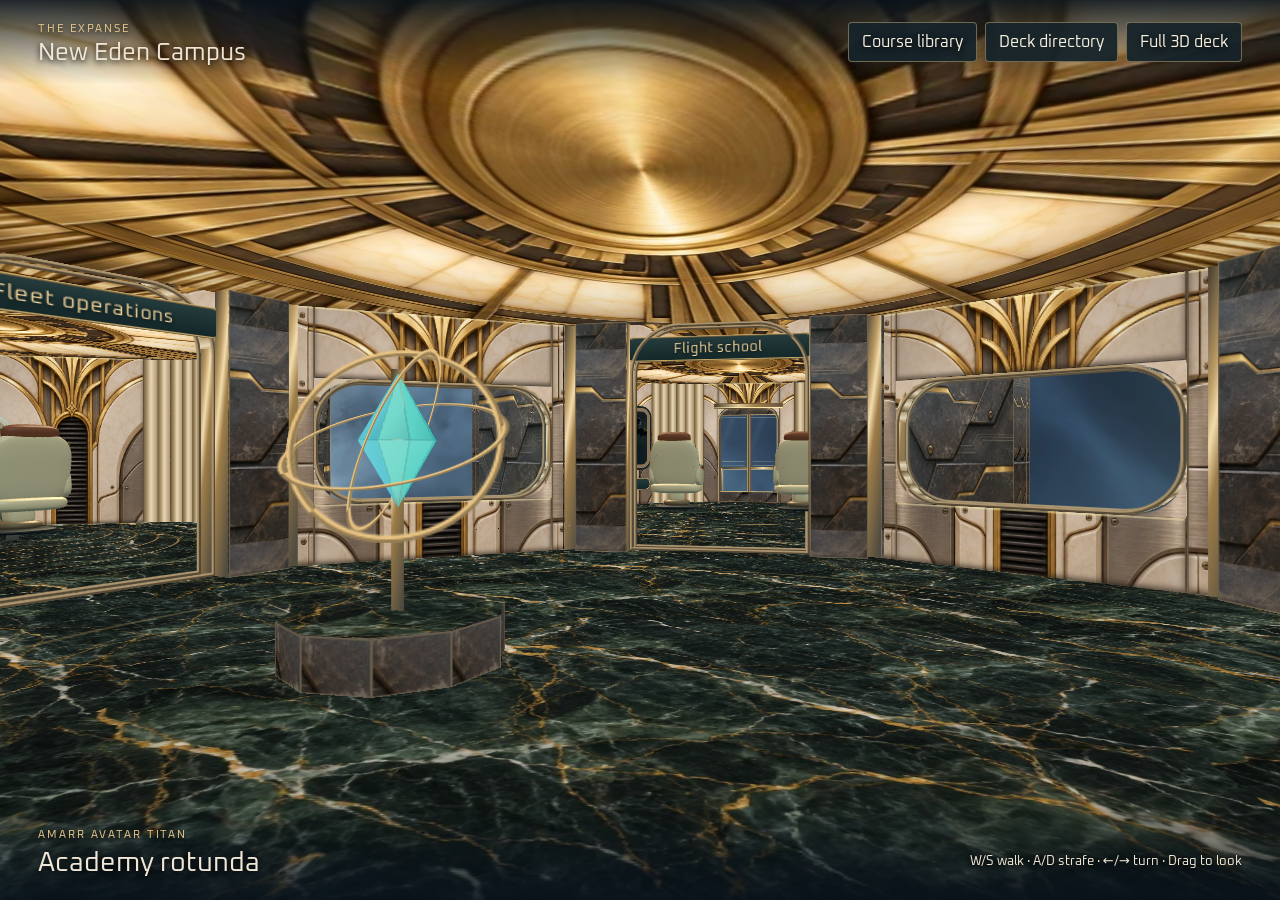
<file: index.html>
<!doctype html>
<html lang="en"><head><meta charset="utf-8"><meta name="viewport" content="width=device-width,initial-scale=1"><title>New Eden Campus · The Expanse</title><link rel="stylesheet" href="arrival.css?v=imperial33"><script>if(location.hash)location.replace('concourse.html'+location.search+location.hash)</script></head><body>
<header><div><small>THE EXPANSE</small><strong>New Eden Campus</strong></div><nav><a href="campus.html">Course library</a><button id="directory">Deck directory</button><a href="concourse.html">Full 3D deck</a></nav></header>
<main id="viewport" aria-label="Walkable campus" tabindex="0"><div id="camera"><div id="world"></div></div></main>
<footer><div><small>AMARR AVATAR TITAN</small><h1 id="location">Academy rotunda</h1></div><button id="learn" hidden>Open classroom</button><p>W/S walk · A/D strafe · ←/→ turn · Drag to look</p></footer>
<div id="pad" aria-label="Walking controls"><button data-key="ArrowLeft" aria-label="Turn left">↶</button><button data-key="w" aria-label="Walk forward">▲</button><button data-key="ArrowRight" aria-label="Turn right">↷</button><button data-key="a" aria-label="Step left">◀</button><button data-key="s" aria-label="Walk back">▼</button><button data-key="d" aria-label="Step right">▶</button></div>
<dialog><div class="bar"><h2>Deck directory</h2><button id="close">Close</button></div><div id="dest"></div><a href="bridge.html">Flight bridge</a></dialog><script src="course-data.js"></script><script src="arrival.js?v=imperial34"></script><script type="module" src="lounge-furniture.mjs?v=imperial33"></script></body></html>
</file>
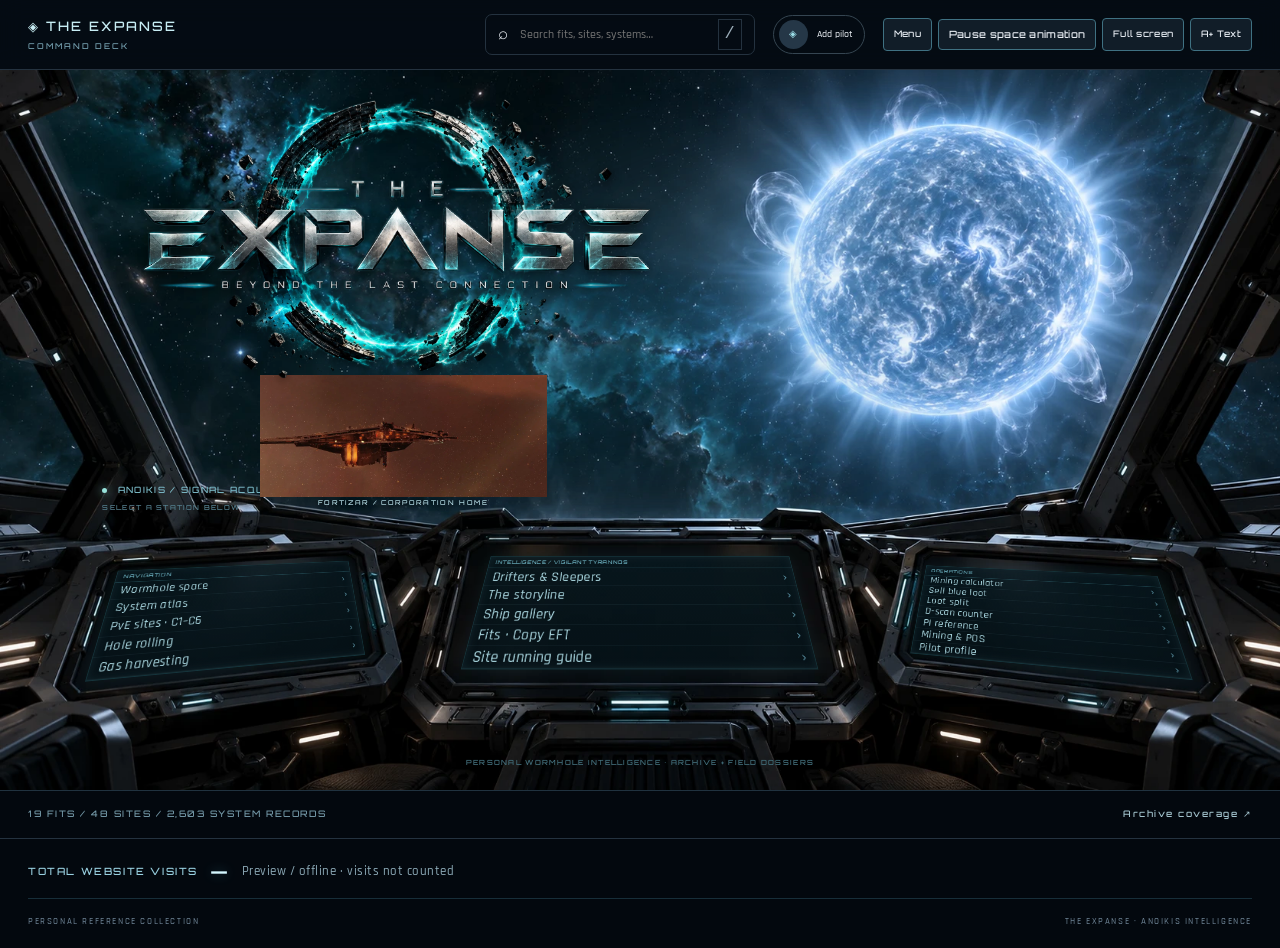
<file: archive/index.html>
<!doctype html><html lang="en"><head><meta charset="utf-8"><meta name="viewport" content="width=device-width,initial-scale=1"><title>The Expanse | Wormhole Intelligence</title><link rel="stylesheet" href="style.css?v=20261103-visits10"><link rel="stylesheet" href="bridge.css?v=20261103-visits10"><style>#stationFeed:not([hidden]){position:relative;display:flex;align-items:center;gap:16px;max-width:1320px;margin:12px auto 0;padding:6px 20px;color:#b5ecf2;font:600 14px system-ui}#stationFeed video{width:132px;height:72px;object-fit:contain;border:1px solid #5d8d94;border-radius:6px;background:#071520}</style><style>
#lesson-panel{max-width:1080px;margin:18px auto 10px;padding:18px 24px;border-left:3px solid #b49a6e;background:#112127;border-radius:0 12px 12px 0;color:#e5eae6}
#lesson-panel h2{margin:0 0 5px;font-size:22px}#lesson-panel p{margin:0}
#lesson-panel ol{display:grid;gap:6px;margin:12px 0;padding-left:1.5rem;font-size:16px;line-height:1.4}
#lesson-panel li::marker{color:#e4bc7f;font-weight:700}
#lesson-panel button{cursor:pointer;color:#e8f5f1;background:#263d42;padding:8px 12px;border:1px solid #79968e;border-radius:6px}
</style></head><body><div class="nebula" aria-hidden="true"></div><canvas id="space" aria-hidden="true"></canvas>
<aside><a class="brand" href="#home"><span class="sigil">◈</span><span>THE EXPANSE<small>WORMHOLE INTELLIGENCE</small></span></a><div class="owner">PASSING RAY <span>LOCAL EDITION</span></div><nav id="nav"></nav><div class="sidebar-bottom"><i></i> Available offline<small>Snapshot · 27 October 2026<br>THE EXPANSE · FIELD REFERENCE</small></div></aside>
<div class="workspace"><header><a class="bridge-home" href="#home">◈ THE EXPANSE <small>COMMAND DECK</small></a><span id="crumb">ARCHIVE / OVERVIEW</span><label class="search"><span>⌕</span><input id="search" placeholder="Search fits, sites, systems…" aria-label="Search archive"><kbd>/</kbd></label><a href="#profile" id="pilotBadge"><span class="avatar">◈</span><span class="pilot-name">Add pilot</span></a><div class="deck-tools"><button id="menuButton" aria-expanded="false" aria-controls="stationMenu">Menu</button><button id="motion">Pause space animation</button><button id="fullScreen">Full screen</button><button id="textSize" aria-pressed="false">A+ Text</button></div></header><nav id="stationMenu" hidden aria-label="All stations"></nav><section id="lesson-panel" hidden></section><div id="stationFeed" hidden><video muted loop playsinline preload="none" aria-hidden="true"></video><span></span></div><main id="app"></main><footer><div class="expanse-visits" title="Recorded visits to The Expanse, not a count of distinct people. Returning visits may count again. Powered by GoatCounter."><span>TOTAL WEBSITE VISITS</span><strong id="expanseVisits" aria-live="polite">—</strong><small id="expanseVisitNote">Loading recorded visits…</small></div>PERSONAL REFERENCE COLLECTION <span>THE EXPANSE · ANOIKIS INTELLIGENCE</span></footer></div><div id="toast" role="status"></div><script src="archive-data.js"></script><script src="visual-data.js"></script><script src="bridge.js?v=subject12"></script><script src="blue-loot-data.js"></script><script src="blue-loot.js?v=20261103-clean4"></script><script src="site-review.js?v=20261103-clean4"></script><script src="app.js?v=subject12"></script><script src="space.js"></script><script src="visits.js?v=20261103-2"></script><script src="../exhibits.js?v=interior-10"></script><script src="../subject-plates.js?v=12"></script><script src="../station-media.js?v=1"></script><script>
(() => {
 const feed=document.getElementById('stationFeed'),video=feed.querySelector('video'),label=feed.querySelector('span');
 const select=document.createElement('select');select.setAttribute('aria-label','Project a record');feed.append(select);
 const note=document.createElement('p');feed.append(note);
 let activeRoute='',current='';
 function show(key,notify){
   if(!Object.hasOwn(exhibitPlates,key))return;
   current=key;const item=mountExhibit(feed,key,'../');
   item.style.cssText='width:min(42vw,640px);height:clamp(120px,22vw,260px);object-fit:contain';
   if(item.tagName==='VIDEO'&&!document.hidden&&!matchMedia('(prefers-reduced-motion: reduce)').matches)item.play().catch(()=>{});
   label.textContent=exhibitPlates[key][0];note.textContent=recordPages(key,activeRoute)[0];
   select.value=key;
   if(notify&&parent!==window)parent.postMessage({stationExhibit:key},location.origin);
 }
 window.selectExhibit=key=>show(key,true);
 select.onchange=()=>show(select.value,true);
 document.addEventListener('click',e=>{
   const hull=e.target.closest('[data-project-ship]');if(hull)show(hull.dataset.projectShip,true);
   const summary=e.target.closest('details[data-encounter] > summary');
   if(summary){const [cls,name]=summary.parentElement.dataset.encounter.split('|');show('site-'+cls.toLowerCase()+'-'+name.toLowerCase().replace(/[^a-z0-9]+/g,'-').replace(/^-|-$/g,''),true)}
 });
 document.addEventListener('change',e=>{if(e.target.id==='buyerItem')show(e.target.value.match(/^\d+$/)?'type-'+e.target.value:'loot',true)});
 function sync(){
   const route=document.body.dataset.view;
   if(route===activeRoute)return;
   activeRoute=route;feed.hidden=!route||route==='home';if(feed.hidden)return;
   video.hidden=true;video.pause();
   const chosen=new URLSearchParams(location.search).get('exhibit');
   const key=Object.hasOwn(exhibitPlates,chosen)&&(exhibitPlates[chosen][1]===route||chosen===routePlate(route))?chosen:routePlate(route);
   const related=({audit:'sites',guides:'sites',reference:'estimate'})[route]||route;
   const keys=Object.keys(exhibitPlates).filter(k=>[route,related].includes(exhibitPlates[k][1]));if(!keys.includes(key))keys.unshift(key);
   select.replaceChildren(...keys.map(k=>new Option(exhibitPlates[k][0],k)));select.hidden=keys.length<2;
   if(route==='fits'&&key.startsWith('fit-')){
     const [,hull,variant]=key.split('-');const match=Object.keys(A.fits).find(h=>h.toLowerCase()===hull);
     if(match&&A.fits[match][variant]){fitHull=match;fitKey=variant;fits()}
   }
   if(route==='fits'&&(key==='fit'||key.startsWith('fit-'))&&chosen!=='fit'&&!chosen){show(fitHull==='Loki'?'ship-29990':'fit-'+fitHull.toLowerCase()+'-'+fitKey,true)}
   else show(key,!chosen);
 }
 new MutationObserver(sync).observe(document.body,{attributes:true,attributeFilter:['data-view']});sync();
})();
</script><script src="../lessons.js"></script><script src="lesson-panel.js"></script></body></html>
</file>
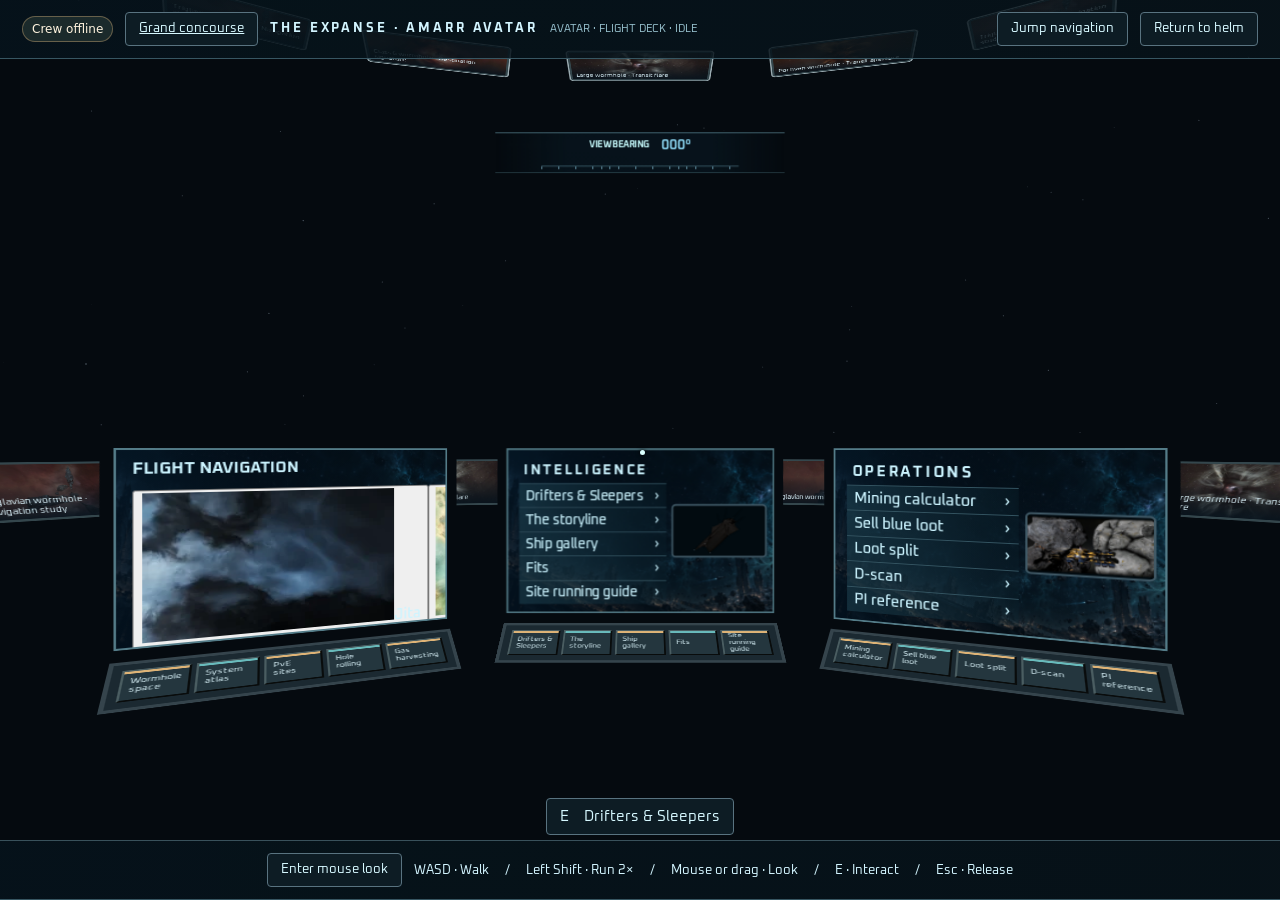
<file: bridge.html>
<!doctype html><html lang="en"><meta charset="utf-8"><meta name="viewport" content="width=device-width,initial-scale=1"><title>The Expanse · Amarr Avatar Titan</title><style>*{box-sizing:border-box}body{margin:0;background:#040b12;color:#d3f5ff;font:15px system-ui}#view{position:fixed;inset:0;overflow:hidden;background:#050a0f}#camera,#world{position:absolute;transform-style:preserve-3d;pointer-events:none}#camera{left:50%;top:50%}.surface{position:absolute;transform-style:flat;backface-visibility:hidden;overflow:hidden;pointer-events:auto}.front{background:url(forward.png) center/100% 100%}.metal{background:repeating-linear-gradient(90deg,#111a21 0px,#29343c 2px,#111a22 4px,#151c23 145px,#060b0e 147px,#26323a 151px)}.deck{background:repeating-linear-gradient(0deg,transparent 0 44px,#030709 45px 48px),repeating-linear-gradient(90deg,#273239 0 3px,#151b20 4px 8px,#0c1013 9px 12px);box-shadow:inset 0 0 100px #000}.rail{background:linear-gradient(#141b21,#4c565d 9%,#10191e 17%,#090e12 70%,#354149 85%,#0c1115)}.strip{background:#ffba64;box-shadow:inset 0 0 4px #fff}.screen{border:9px ridge #424c55;background:radial-gradient(ellipse at 85% 20%,#123c4a,transparent 45%),repeating-linear-gradient(0deg,#0c212c 0 2px,#0a1b24 3px 5px);box-shadow:inset 0 0 30px #010409;padding:25px;color:#aeefff;font:18px monospace}.screen h2{font:26px system-ui;letter-spacing:.15em;margin:0 0 12px}.screen p{border-bottom:1px solid #37505d;padding:6px;margin:0}.key{font:inherit;color:#d6f8ff;background:#0d1c24;border:1px solid #597380;border-radius:4px;padding:8px 13px;cursor:pointer}header,footer{position:fixed;z-index:2;left:0;right:0;display:flex;align-items:center;gap:12px;padding:12px 22px;background:linear-gradient(90deg,#06131bec,#08141bcc);border-bottom:1px solid #375662;font:13px monospace}header b{letter-spacing:.22em}header small{color:#95becb}header button{margin-left:auto}footer{bottom:0;justify-content:center;flex-wrap:wrap;border-top:1px solid #39515b;font-size:13px}#reticle{position:fixed;left:50%;top:50%;width:5px;height:5px;background:#daffff;border-radius:50%;pointer-events:none;box-shadow:0 0 4px #000}#use{position:fixed;bottom:65px;left:50%;transform:translateX(-50%);white-space:nowrap}dialog{border:1px solid #488498;color:#d3f5ff;background:#0c1921;padding:15px;width:min(1100px,94vw);height:88vh}dialog::backdrop{background:#01080ddd}dialog[open]{display:flex;flex-direction:column;gap:12px}dialog aside{display:flex;align-items:center;justify-content:space-between}iframe{width:100%;flex:1;border:0;background:#061017}.hot{cursor:pointer;background:transparent;border:0;position:absolute}.hot:hover,.hot:focus-visible{outline:2px solid #8ef7ff;background:#60d3fb15}#view{touch-action:none}@media(max-width:650px){header,footer{padding:8px;font-size:11px}header small{display:none}}</style>
<div id="view" tabindex="0"><div id="camera"><div id="world"></div></div></div><header><span id="crew-status">Connecting crew</span><a class="key" href="index.html">Grand concourse</a><b>THE EXPANSE · AMARR AVATAR</b><small><span id="sector">Avatar · Flight deck</span> <span id="frame-rate" title="Measured frames per second"></span></small><a class="key" id="cinema-link" hidden href="https://www.youtube.com/watch?v=3l0k2xkcT3g" target="_blank" rel="noopener">Watch on YouTube ↗</a><button class="key" id="stand" hidden>Stand up · E</button><button class="key" id="jump-console" aria-controls="jump-panel">Jump navigation</button><button class="key" id="reset">Return to helm</button></header><div id="projectionNotice" role="status" hidden></div><div id="reticle"></div><button id="use" class="key" hidden></button><footer><button class="key" id="walk">Enter mouse look</button><span>WASD · Walk　 /　 Left Shift · Run 2×　 /　 Mouse or drag · Look　 /　 E · Interact　 /　 Esc · Release</span></footer><dialog id="panel"><aside><strong id="label"></strong><button class="key" id="close">Back to ship · Esc</button></aside><iframe title="Station archive"></iframe></dialog><script src="station-media.js?v=1"></script><script src="exhibits.js?v=jump-deck-1"></script><script src="subject-plates.js?v=12"></script><script src="assets/avatar-model.js"></script><script src="deck.js?v=5df2e62"></script><dialog id="jump-panel" aria-labelledby="jump-heading"><form method="dialog"><button aria-label="Close navigation">Close ×</button></form><h2 id="jump-heading">Jump navigation</h2><div id="routes"></div><label for="cabin-light">Interior lighting</label><input id="cabin-light" type="range" min="0" max="360" value="195"><output id="system-status" aria-live="polite"></output></dialog><canvas id="warp-trails" hidden></canvas><script src="spaceflight.js?v=jump-deck-1"></script>
<style>.porthole{background:url(archive/assets/expanse-deep-space.webp) center/180%;border:15px ridge #344149;clip-path:polygon(5% 0,95% 0,100% 12%,100% 82%,94% 100%,6% 100%,0 84%,0 12%)}.switches{border:9px ridge #313940;background:repeating-linear-gradient(90deg,transparent 0 17px,#0a1117 18px 24px),repeating-linear-gradient(0deg,#141a1e 0 9px,#786444 11px,#eeb16a 13px,#212930 16px 23px)}.station-row{display:block;width:100%;text-align:left;background:linear-gradient(90deg,#123444,#0c202a);border:1px solid #325767;color:#c2ecff;font:18px monospace;padding:5px 12px;cursor:pointer;margin:3px 0}.station-row:hover,.station-row:focus{background:#285368}.hatch{background:linear-gradient(90deg,#19242a 0 47%,#38444b 48%,#020608 50%,#303d44 51%,#172128 53%);border:28px ridge #354049;display:grid;place-items:center}.hatch span{letter-spacing:.3em;color:#bac4c5;background:#182228;padding:12px}</style>
<style>.canopy{background-image:url(forward.png);background-size:1980px 1238px;background-position:48% -62px;border:17px ridge #3c464d;clip-path:polygon(3% 0,97% 0,100% 7%,100% 87%,95% 100%,5% 100%,0 87%,0 7%)}.housing{background:url(forward.png) no-repeat;background-size:1586px 992px}.metal{box-shadow:inset 0 0 35px #02080c}.screen{border-radius:12px}.rail{border:2px solid #303941}</style>
<style>.canopy{background-position:8% -62px}</style>
<style>
.girder{background:linear-gradient(#52616b,#131c24 10%,#23323c 22%,#131b21 80%,#44525a 84%,#16232b);border:2px solid #28333a}
.lamp{background:repeating-linear-gradient(90deg,#ffe2aa 0 44px,#988267 46px 49px);border:2px solid #756245;box-shadow:0 0 18px #e7bc6d77}
.seat{border:5px ridge #38424a;border-radius:14px;background:repeating-linear-gradient(0deg,#20292f 0 10px,#141d24 11px,#38424b 13px,#232d35 15px);box-shadow:inset 0 0 25px #060e13}
.station-row{position:relative;z-index:1}.screen{background:radial-gradient(ellipse at 75% 80%,#124455,#071722 70%)}.screen h2{color:#c9fdff;text-shadow:0 0 15px #4ce4fe66}
</style>
<style>
.canopy{background:linear-gradient(120deg,#95e2ff0a,transparent 40%,#bbeeff04);border-color:#424f57;box-shadow:inset 0 0 25px #101a20}
.horizon{background:url(archive/assets/expanse-deep-space.webp) center/cover}
.crest-glass{background:url(archive/assets/expanse-ring-wordmark.webp) center/contain no-repeat}
.orbital{background:url(archive/assets/fortizar-cutout.webp) center/contain no-repeat}
.drifting{background:url(archive/assets/naglfar-cutout.webp) center/contain no-repeat;animation:transit 42s ease-in-out infinite alternate}
@keyframes transit{from{translate:-100px 10px;rotate:-4deg}to{translate:120px -35px;rotate:3deg}}
@media(prefers-reduced-motion:reduce){.drifting{animation:none}}
</style>
<style>.clad{display:grid;background:#1d2427}.atlas,.hatch{background-image:url(interior-atlas.png);background-size:200% 200%}.wall-tile{background-position:0 0}.floor-tile{background-position:100% 100%}.ceiling-tile{background-position:0 100%}.hatch{background-position:100% 0;border:0}.clad:after{content:'';position:absolute;inset:0;pointer-events:none;background:linear-gradient(115deg,#07111b48,#12202b1a,#0c14236a),linear-gradient(0deg,#01071055,transparent 33%,transparent 80%,#02091045)}.hatch span{font:13px monospace;position:absolute;bottom:9%;opacity:.85}.rail{background:linear-gradient(0deg,#040b13b8,#18252a55,#060c12a8),url(interior-atlas.png) 0 10%/850px 850px}.screen{box-shadow:inset 0 0 30px #011018,0 0 12px #2ba1ed22}</style>
<style>.partition{backface-visibility:visible}.plaque,.course-display{display:grid;place-items:center;background:#08171f;border:3px solid #334d58;color:#c7edf5;letter-spacing:.14em;font:600 16px monospace}.plaque{border-left:12px solid #efad58}.course-display{grid-template-columns:1fr 1fr;padding:12px;background:linear-gradient(125deg,#0b2231,#04121b);letter-spacing:.16em;font-size:19px}.bearing{font-size:31px;color:#8ed9f5}.scale-ticks{grid-column:1/-1;width:90%;height:13px;border-top:1px solid #6b9fb3;background:repeating-linear-gradient(90deg,#97d5ed 0 1px,transparent 1px 13px)}.passage-light{box-shadow:0 0 17px #ffc18077}.observation{border-radius:15px}header small{text-transform:uppercase}</style>
<style>.flight-stars{width:100%;height:100%;position:absolute;inset:0;pointer-events:none}.wall-pad{border:10px ridge #34414a;background:linear-gradient(135deg,#153043,#050c16);color:#abe3f7;padding:12px;display:flex;flex-direction:column;justify-content:space-around;gap:10px;font:14px monospace;letter-spacing:.08em}.wall-pad button{background:#163b48;border:1px solid #64a8ba;color:#c2f9ff;font:17px monospace;padding:10px;cursor:pointer}.status-wave{height:74px;background:repeating-linear-gradient(90deg,transparent 0 11px,#6eb3c8 11px 14px);clip-path:polygon(0 73%,12% 51%,19% 64%,27% 35%,38% 61%,51% 25%,59% 41%,73% 16%,87% 44%,100% 20%,100% 100%,0 100%)}</style>
<style>.flight-stars.outward{animation:outward 24s linear infinite}.flight-stars.passing{animation:passing 23s linear infinite}@keyframes outward{0%{transform:scale(.62);opacity:0}16%{opacity:.8}83%{opacity:.9}100%{transform:scale(1.65);opacity:0}}@keyframes passing{0%{transform:translateX(-42%);opacity:0}14%,86%{opacity:.8}100%{transform:translateX(42%);opacity:0}}@media(prefers-reduced-motion:reduce){.flight-stars.outward,.flight-stars.passing{animation:none}}</style>
<style>#view{user-select:none;-webkit-user-select:none}.room-console{border-left:10px solid #354856;background:linear-gradient(110deg,#0d2634,#0b161f 76%,#102632)}.room-console h2{font:600 23px monospace;letter-spacing:.19em;border-bottom:2px solid #5d95a5;padding-bottom:8px}.room-console .station-row{border:0;border-left:3px solid #5c9ba9;border-bottom:1px solid #294454;background:linear-gradient(90deg,#14313d88,transparent)}.room-console .station-row:hover,.room-console .station-row:focus{background:#245264;color:white}</style>
<style>
.holo-base,.holo-ring{border-radius:50%;border:5px solid #83e5ffbb;background:repeating-radial-gradient(circle,transparent 0 21px,#4ab4cb88 22px 24px,transparent 25px 38px),radial-gradient(circle,#2c859599,#10262d 61%,#768685 64%,#1c3036 69%);box-shadow:0 0 14px #54dcff99}
.holo-ring{border:2px solid #68edff99;background:radial-gradient(circle,#55d4ed33,transparent 75%);pointer-events:none}.inner-ring{border-style:dashed;opacity:.64}
.holo-display{overflow:visible;border:1px solid #7cdeffb0;box-shadow:0 0 13px #40cfff54,inset 0 0 15px #53cdfa30;background:linear-gradient(120deg,#052536bd,#0a192438);color:#b5efff;display:flex;flex-direction:column;padding:7px 9px;backface-visibility:visible}
.holo-caption{font:8px monospace;letter-spacing:.21em;color:#9ceafb}.feed{position:relative;flex:1;overflow:hidden;pointer-events:none}.feed:after{content:'';position:absolute;inset:0;background:repeating-linear-gradient(0deg,#60dcff15 0 1px,transparent 1px 4px);pointer-events:none}.feed img{width:100%;height:100%;object-fit:contain;filter:grayscale(1) sepia(.8) hue-rotate(145deg) saturate(2) brightness(1.7);opacity:.88}.feed iframe{position:absolute;width:1050px;height:565px;left:0;top:0;transform:scale(.245);transform-origin:0 0;pointer-events:none;opacity:.86}
.holo-open{border:0;border-top:1px solid #65cbed91;padding:4px;background:#092d3ad9;color:#d3f8ff;cursor:pointer;text-align:left;font:12px monospace}
#projectionNotice{position:fixed;top:72px;left:50%;transform:translateX(-50%);padding:10px 16px;background:#05212eee;border:1px solid #5895a7;color:#c8f4ff;font:13px monospace;text-align:center}
</style>
<style>.feed img{animation:holo-drift 8s ease-in-out infinite alternate}.holo-legend{position:absolute;inset:auto 0 1px;background:linear-gradient(transparent,#03151df0 30%);padding:10px 4px 2px;display:grid;gap:2px;font:9px monospace;color:#bbf2ff}.holo-legend strong{letter-spacing:.1em;font-size:11px}@keyframes holo-drift{to{transform:translateY(-3px) scale(.96)}}@media(prefers-reduced-motion:reduce){.feed img{animation:none}}</style>
<style>
#exterior{width:100%;height:100%;position:absolute;inset:0;pointer-events:none}
.hull-edge{background:repeating-linear-gradient(90deg,#283944 0 5px,#43525c 6px,#26353e 9px 21px);border:3px solid #15212a}.hull-back{background:#253039 url(interior-atlas.png) 0 0/200% 200%}
.viewport{background:linear-gradient(139deg,#8dd8ee10,transparent 35%,#8fe4fa05);border:10px ridge #45545c;box-shadow:inset 0 0 0 3px #0b141a;pointer-events:none}
.hot{background:#0b1b24f5;color:#bcefff;text-align:left;padding:0 10px;font:600 18px monospace;border-bottom:1px solid #406473}
.screen,.wall-pad,.holo-display,[data-seat]{cursor:pointer}.screen-title,.bearing-key,.seat-control button{color:#c9fdff;background:transparent;border:0;cursor:pointer;font:inherit}
.screen-title{display:block;font:600 24px monospace;margin-bottom:8px}.bearing-key{display:grid;grid-template-columns:1fr 1fr;place-items:center;width:100%;height:100%}.course-display{display:block}
.wall-pad button{height:100%;display:grid;gap:7px;align-content:space-around;text-align:left}.switches{display:flex;align-items:center;justify-content:space-around;gap:7px;padding:9px}.switches button{cursor:pointer;flex:1;height:75%;border:3px outset #34434c;background:#132730;color:#bbf0fa;font:13px monospace}
#reticle{pointer-events:none}.chair-mount,.piston{background:linear-gradient(90deg,#162027,#718491 30%,#34444f 45%,#0c131b 65%,#435660);border:2px solid #182028}
.chair-shell{background:linear-gradient(145deg,#546571,#202b37 35%,#10171e 75%,#425560);border:3px solid #344550;border-radius:9px}
.cushion,.chair-upholstery,.shoulder-wing{border:3px solid #323e47;border-radius:10px;background:repeating-linear-gradient(172deg,#20303a 0 16px,#0e171e 17px 19px,#3c4b55 20px)}
.chair-upholstery{border-inline:9px solid #c18541}.shoulder-wing{border-inline-end:5px solid #d49249}
.armrest{background:linear-gradient(#304450,#111a22);border:2px solid #40515d;border-radius:5px}.chair-keypad{background:repeating-linear-gradient(0deg,#58c3d1 0 5px,#152531 5px 10px);border:2px solid #364a53}.seat-control button{font:12px monospace;background:#132732;padding:5px;width:100%}
dialog[open]{width:min(1400px,96vw);height:93vh;animation:engage .16s ease-out}@keyframes engage{from{opacity:.1;transform:scale(.93)}}
@media(prefers-reduced-motion:reduce){dialog[open]{animation:none}}[hidden]{display:none!important}
</style><style>
@font-face{font-family:Oxanium;src:url(assets/fonts/oxanium.ttf) format("truetype");font-weight:200 800;font-display:swap}
body,header,header b,footer,.screen,.screen-title,.room-console .screen-title,.station-row,.wall-pad,.wall-pad button,.switches button,.plaque,.course-display,.holo-open,.holo-caption,.holo-legend,.key,.seat-control button{font-family:Oxanium,system-ui,sans-serif}
.forge-sky,.helm-assembly{position:absolute;transform-style:preserve-3d;pointer-events:none}.sky-face{background-size:100% 100%;pointer-events:none}
.armour-face{background:linear-gradient(130deg,#283b4840,#0b111b60),url(interior-atlas.png) 8% 12%/255% 250%;border:4px solid #33404a;border-bottom-color:#101921;box-shadow:inset 0 0 0 2px #182028,inset 0 10px 18px #94c5d012}
.armour-edge,.reveal,.rim-metal,.case-edge{background:repeating-linear-gradient(90deg,#28343d 0 14px,#344652 15px 17px,#1b2933 19px 37px);border:2px solid #5b6c72}
.reveal{backface-visibility:visible;background:linear-gradient(90deg,#152027 0%,#61717b 16%,#324654 22%,#172731 43%,#52616b 63%,#263742 70%,#0b161c 98%);border:2px solid #2c404a}
.viewport{border:3px solid #557581;background:linear-gradient(130deg,#b8edff0a,transparent 45%,#5eb4e508);box-shadow:none}
.course-display{border:none;border-block:1px solid #a0ecff77;padding:0;background:linear-gradient(90deg,transparent,#0c263453 25% 75%,transparent);color:#def8ff;letter-spacing:.22em;text-shadow:0 0 6px #123648;font:600 13px Oxanium,sans-serif}
.bearing-key{display:flex;gap:18px;justify-content:center;flex-wrap:wrap;align-content:center}.bearing{font:600 21px Oxanium,sans-serif}.scale-ticks{width:70%;height:5px;opacity:.7}
.seat-flank{background:linear-gradient(125deg,#778591,#354551 25%,#151e28 65%,#617381)}.seat-band{background:linear-gradient(90deg,#16202b,#3e505e 5%,#273640 18% 82%,#536776 94%,#17232d);border:none}
.flight-pad,.head-pad{background:repeating-linear-gradient(0deg,#28353d 0 12px,#121e25 13px 15px,#384b53 16px);border-inline:3px solid #956c42}.shoulder-shell{background:linear-gradient(115deg,#101e28 12%,#bf904f 15% 22%,#405361 24% 64%,#7b91a0 67%,#1a2832 71%)}.arm-cap{background:linear-gradient(135deg,#657784,#26323a 28%,#131d25 75%,#52636c)}.chair-shell,.chair-mount,.piston{border-radius:0}
.console-case,.console-plinth,.console-support{background:linear-gradient(125deg,#536473,#243441 21%,#121e29 80%,#334b5c);border:4px solid #394a54;box-shadow:inset 0 0 0 3px #17222d}.case-back{background:repeating-linear-gradient(0deg,#1d2730 0 9px,#0b141c 10px 13px)}
.helm-display{padding:9px 13px;background:radial-gradient(ellipse at 90% 0%,#184655,#091b28 62%,#06111b);border:2px solid #547c88;color:#ccf4ff;cursor:pointer;display:grid;grid-template-rows:30px repeat(5,1fr)}
.helm-display button,.console-keys button{cursor:pointer;font:500 16px Oxanium,sans-serif;text-align:left;color:inherit;min-height:0}.helm-title{background:none;border:0;text-transform:uppercase;letter-spacing:.17em;font-weight:700!important}.helm-row{display:flex;justify-content:space-between;align-items:center;background:linear-gradient(90deg,#183745bb,#0a202b66);border:none;border-top:1px solid #335360;padding:0 8px}.helm-row:hover,.helm-row:focus-visible,.helm-title:hover{background:#27505f}.console-keys{display:flex;gap:4px;background:#1b2931;border:4px solid #35444c;padding:8px}.console-keys button{flex:1;color:#c3dbe2;background:#24363e;border:2px outset #4a5d61;font-size:9px}
header small{margin-right:auto}header .key{margin-left:0}
</style><style>.hatch-jaw{background:linear-gradient(90deg,#21323d,#6f7a7c 17%,#2a3944 25%,#16232b 68%,#556573);border:2px solid #1c2931}.hatch-flange{background:repeating-linear-gradient(0deg,#374955 0 24px,#88959a 25px,#212c35 28px 32px);border:3px solid #26353f}.guide-light{background:#f9bf66;box-shadow:0 0 6px #dea452}</style><style>
.armour-face{background:radial-gradient(circle at 9px 9px,#111c24 0 1px,#819198 2px,transparent 3px),radial-gradient(circle at calc(100% - 9px) calc(100% - 9px),#18262d 0 1px,#829097 2px,transparent 3px),linear-gradient(112deg,#85939c,#637480 38%,#4c5b67 86%,#334551);border:3px solid #637782;border-right-color:#34464f;border-bottom-color:#2d404b;box-shadow:inset 0 0 0 3px #62737a,inset 0 12px 23px #b1cad224}
.armour-face:after{content:"";position:absolute;inset:12% 9% 9%;border:2px solid #445865;border-bottom-color:#8c999d;border-radius:4px 14px 4px 7px;background:linear-gradient(140deg,#b2c3cb11,#4a63700a);box-shadow:1px 2px 4px #23354055}
.window-soffit{background:linear-gradient(0deg,#1a2d39,#6a7f8b 11%,#7c909b 60%,#526773);border:3px solid #41525d}.glass-light,.lab-wash{background:#cdfaff;box-shadow:0 0 10px #6ed8ef}.lab-ring{pointer-events:none;border-radius:50%;background:radial-gradient(circle,transparent 0 37%,#d0e6ee 38%,#6f8590 40%,#6a8393 53%,#e5fcff 54% 55%,#526777 57%,transparent 59%)}
.floor-tile{background:linear-gradient(120deg,#506373 5%,#76848a 48%,#455862 90%);border:3px solid #253541;box-shadow:inset 2px 2px 0 #91a1a7,inset -2px -2px 0 #41525c}.ceiling-tile{background:linear-gradient(110deg,#677781,#43545f 70%);border:4px solid #273943;box-shadow:inset 0 0 0 4px #51626b}
.lab-ring,.window-soffit{backface-visibility:visible}.case-edge{border-color:#576974}.console-case{border-color:#485a66;border-radius:5px}.helm-display{padding-right:83px}.helm-title{font-size:16px!important;color:#b9f7ff}
.instrument{position:absolute;right:9px;top:37px;width:62px;height:121px;display:block;overflow:hidden;border:1px solid #547887;background:repeating-linear-gradient(0deg,#16404655 0 1px,transparent 1px 10px),repeating-linear-gradient(90deg,#16404688 0 1px,transparent 1px 10px),#0d222e;pointer-events:none}
.instrument i,.instrument b{position:absolute;width:42px;height:62px;top:16px;left:9px;border:1px solid #72bdca;border-radius:50%;transform:rotate(32deg)}.instrument b{transform:rotate(-38deg);border-color:#d69f55}.instrument em{position:absolute;bottom:8px;left:7px;right:7px;height:12px;background:repeating-linear-gradient(90deg,#79c5c6 0 3px,transparent 3px 6px)}.instrument.drifters i{border-radius:5px;transform:rotate(45deg) scale(.72)}.instrument.estimate b{border-radius:0;transform:skewY(-23deg) scale(.7)}
.console-keys button{box-shadow:inset 0 3px #dfb477}.console-keys button:nth-child(even){box-shadow:inset 0 3px #69bbbc}
</style><style>
.residential-ring{border-radius:50%;pointer-events:none;background:radial-gradient(circle,#a0bdc433 0 23%,#a4cad8 25%,#edfaff 26%,#677d85 28%,#445760 45%,#d9faff 46%,#58717a 49%,transparent 50%)}
.lounge-zone.armour-face{background:linear-gradient(120deg,#ad9c86,#80786b 64%,#595c58);border-color:#716d62}.lounge-zone.rim-metal,.lounge-zone.guide-light{border-color:#dea967}.lounge-zone.glass-light,.lounge-zone.lamp{background:#ffd6a0}.lounge-zone.residential-ring{filter:sepia(.55)}
.cabin-zone.armour-face,.cabin-zone .ceiling-tile{background:linear-gradient(110deg,#c2d1d5,#95acb5 58%,#738b97);border-color:#8ea3ae}.cabin-zone .floor-tile{background:linear-gradient(120deg,#788d95,#acb9bd)}
.lounge-pad,.berth-pad,.berth-pillow{border:4px solid #7f8278;border-radius:14px;background:linear-gradient(150deg,#c4beb0,#9e9e92 65%,#707a72);box-shadow:inset 0 0 9px #797e74}
.berth-pad,.berth-pillow{border-color:#aebec2;background:linear-gradient(140deg,#e2e8e4,#b7c8ca)}.lounge-base,.berth-base,.tabletop{background:linear-gradient(135deg,#685f52,#514e48 45%,#2e3638);border:3px solid #787569}.berth-base{background:linear-gradient(120deg,#becbcf,#718794)}.tabletop{background:linear-gradient(125deg,#516874,#23333c)}
</style><style>
.command-chair.chair-shell,.command-chair.shoulder-shell,.lab-chair.chair-shell,.pod-chair.chair-shell,.canopy-spar,.canopy-shell{border:0;background:linear-gradient(125deg,#dae0dd,#a6b1b5 26%,#77858c 64%,#3a4854 96%)}
.command-chair.flight-pad,.command-chair.head-pad,.lab-chair.flight-pad,.lab-chair.head-pad{border-color:#8c9699;background:linear-gradient(90deg,#849194,#c3cecc 11%,#dce1d9 30%,#b1c0c0 85%,#829299)}
.command-chair.arm-cap,.lab-chair.arm-cap{background:linear-gradient(125deg,#bfcac8,#64747f 40%,#394750)}
.pod-chair.shoulder-shell,.pod-chair.canopy-shell{background:linear-gradient(130deg,#ffbf63,#cc7a30 35%,#8d4822 68%,#48382a)}
.pod-chair.flight-pad,.pod-chair.head-pad{background:linear-gradient(90deg,#253340,#54646b 35%,#313d46 86%);border-color:#aa8155}
.crown-light{background:#aef7ff;box-shadow:0 0 4px #67c6dc}.pod-chair.crown-light{background:#ffd49a;box-shadow:0 0 6px #ffab59}
.swivel{background:linear-gradient(0deg,#14212b,#40515c 20%,#21323c 45%,#6c7d83 50%,#364955 67%,#152630)}
.chair-keypad{font:600 6px Oxanium;color:#d6f5ff;text-align:center;padding:4px 1px;border:2px solid #425666;background:repeating-linear-gradient(0deg,#152d39 0 7px,#3e7585 8px,#203c49 9px 14px)}
</style><style>
.armour-face:not(.cabin-zone):not(.lounge-zone){background-image:linear-gradient(122deg,#c2d1d618,#101b231e 74%,#09141b48),url(assets/pearl-bulkhead.svg);background-position:center!important;background-size:100% 100%;border:2px solid #485762;box-shadow:inset 2px 2px 2px #7d899199,inset -3px -3px 3px #263641}
.armour-face:not(.cabin-zone):not(.lounge-zone):after{display:none}.armour-edge{background:linear-gradient(90deg,#1b2931,#455360 62%,#78858a)}
.guide-channel{background:linear-gradient(90deg,#263039,#899497 35%,#35454e 39%,#35454e 67%,#71848d 70%,#31454e);border:1px solid #70838a}.promenade-light{background:#dcfaff;box-shadow:0 0 6px #a6e4ef}.floor-spill{pointer-events:none;background:linear-gradient(90deg,transparent,#91bfc711 30%,#c2efff38 78%,transparent)}
.lounge-zone .floor-tile,.cabin-zone .floor-tile{background:linear-gradient(114deg,#81949f 0%,#b2c0c4 41%,#dae2df 47%,#a8b5bb 54%,#8398a3 89%);border:2px solid #637884;box-shadow:inset 1px 2px 1px #dde4e1}
</style><style>
.floor-reflection{display:none}.clad.deck:after,.clad.extension-floor:after{z-index:2;background:linear-gradient(105deg,#1528341e,transparent 48%,#20404d17)}
</style><style>
#ship-scene{position:absolute;inset:0;width:100%;height:100%;pointer-events:none}
.accelerated-ship #world .surface:not(.live-display),.accelerated-ship #world .away{display:none!important}
</style><style>#world .screen.learning-desk{overflow:hidden;background:#10232f;color:#d8e9ec;padding:8px;box-sizing:border-box}#world .learning-desk>strong{display:block;line-height:16px;color:#a6e5e6;text-transform:uppercase;font-size:14px}#world .learning-desk p{padding:0;border:0;font:16px/1.12 system-ui;margin:5px 0}#world .learning-desk button.station-row{box-sizing:border-box;padding:2px 8px;display:block;width:100%;text-align:left;font-size:14px;line-height:1.2;min-height:23px}#world .cinema-wall.showing.away{display:flex!important;visibility:hidden;pointer-events:none} #world .holo-display .feed .exhibit-media{width:44%;height:100%;transform:none;opacity:1;object-fit:contain}</style><script src="ship-renderer.js?v=jump-deck-1"></script><style>.service-pipe{background:linear-gradient(90deg,#1d2930,#60727b 38%,#25333a 87%)}.pipe-collar{background:#677782;border:1px solid #19313a}</style><style>.software-sky{position:absolute;inset:0;overflow:hidden;pointer-events:none}.software-sky-camera{position:absolute;left:50%;top:50%;transform-style:preserve-3d}#world .away{display:none!important}</style><style>
.helm-display{padding-right:125px}.screen{padding-right:156px}
.station-feed{pointer-events:none;position:absolute;right:7px;top:50%;transform:translateY(-50%);width:112px;aspect-ratio:16/9;object-fit:contain;background:#020b10;border:2px solid #405966;border-radius:5px}
.screen .station-feed{width:140px;right:8px}#world .surface.armour-face{background:url(assets/pearl-bulkhead.svg) center/100% 100%;border:0;box-shadow:none}#world .surface.armour-face:after{display:none}
</style><style>
#world .helm-display,#world .screen{background-image:linear-gradient(90deg,#041524c9,#06142255),url(archive/assets/expanse-deep-space.webp);background-size:cover;background-position:center}



</style><style>
#world .room-projection .exhibit-media,#world .holo-display .feed .exhibit-media{position:absolute;inset:0;width:100%;height:100%;object-fit:contain;transform:none;filter:none;animation:none;opacity:1;mix-blend-mode:normal;border:0}
#world .room-projection .exhibit-media{height:calc(100% - 32px)}

.feed:after{display:none}
</style><style>
#world .station-feed,#world .feed .exhibit-media,#world .room-projection .exhibit-media{image-rendering:auto;filter:none}
#world .room-projection .exhibit-media{width:300%;height:calc(300% - 96px);transform:scale(.33333333);transform-origin:top left;left:0;top:0;right:auto;bottom:auto}
#world .holo-display .feed .exhibit-media{width:300%;height:300%;transform:scale(.33333333);transform-origin:top left;left:0;top:0;right:auto;bottom:auto}
</style><style>
#world .holo-display{background:linear-gradient(120deg,#08405b50,#05212e22);border:1px solid #83d7e49c;border-radius:7px;box-shadow:0 0 13px #58d8ee48,inset 0 0 12px #53d3e430;padding:8px 10px;opacity:1}
#world .holo-display .feed .exhibit-media{width:300%;height:300%;inset:0 auto auto 0;transform:scale(.33333333);transform-origin:top left;object-fit:contain;opacity:.72;filter:none;mix-blend-mode:normal;background:transparent}
#world .projector-actions{display:flex;gap:6px}#world .projector-actions button{position:static;width:auto;min-height:25px;color:#d0f7ff;border:0;border-top:1px solid #7ed1e477;background:#092c3c94;cursor:pointer}
#world .projector-actions .holo-open{flex:1;text-align:left}#world .projector-actions .exhibit-next{width:35px;font:18px Oxanium,sans-serif}
</style><style>
.bay-display{overflow:hidden;border:3px solid #34464c;border-radius:5px;background:#05121b;box-shadow:0 0 0 2px #9aaab0}
.bay-display img{position:absolute;inset:0;width:100%;height:100%;object-fit:cover;opacity:.87}
.bay-display button{position:absolute;inset:0;border:0;padding:3px 6px;background:linear-gradient(0deg,#07131de6,transparent 60%);color:#e0f7ff;font:10px Oxanium,sans-serif;text-align:left;display:flex;align-items:flex-end;cursor:pointer}
</style><style>
#world .holo-display .feed .exhibit-media{width:132%;height:300%;opacity:.88}
.projection-copy{position:absolute;inset:0 0 0 45%;display:flex;flex-direction:column;justify-content:center;padding:6px;background:linear-gradient(90deg,#082132a8,#041521d9);color:#effaff;text-align:left;pointer-events:none}
.projection-copy strong{font:600 13px/1.16 Oxanium,sans-serif;color:#9eeaff}
.projection-copy p{margin:5px 0 0;font:12px/1.22 system-ui,sans-serif}
.record-page{font:10px monospace;color:#bdefff;background:#0c3445;border:1px solid #388297;cursor:pointer}
</style>

<style>.clad .floor-tile,.lounge-zone .floor-tile,.cabin-zone .floor-tile{background:#55616a url(assets/satin-panel.webp) center/cover;border:0;box-shadow:none}.floor-spill{display:none}</style>

<style>
#world .cinema-wall{box-sizing:border-box;display:flex;flex-direction:column;align-items:center;justify-content:center;gap:18px;overflow:hidden;border:2px solid #8de1e7;background:linear-gradient(0deg,#18374748,#09243121);backface-visibility:visible;box-shadow:0 0 22px #5bdae543,inset 0 0 35px #0da5bd33;color:#d7faff;pointer-events:auto}
.cinema-title{text-transform:uppercase;letter-spacing:.24em;font-size:24px}.cinema-play{padding:10px 22px;background:#123441;color:#d7faff;border:1px solid #78cfd9;border-radius:3px;cursor:pointer}
#world .cinema-wall.showing .cinema-title,#world .cinema-wall.showing .cinema-play{display:none}
#cinema-player{position:absolute;inset:0;width:100%;height:100%;border:0;opacity:.64}header:has(#cinema-link:not([hidden])){z-index:12}#cinema-link[hidden]{display:none}#cinema-link{text-decoration:none;color:#c4e9f2}
</style>

<link rel="stylesheet" href="crew.css"><script src="pilot-renderer.js"></script><script src="crew.js"></script></html>
</file>
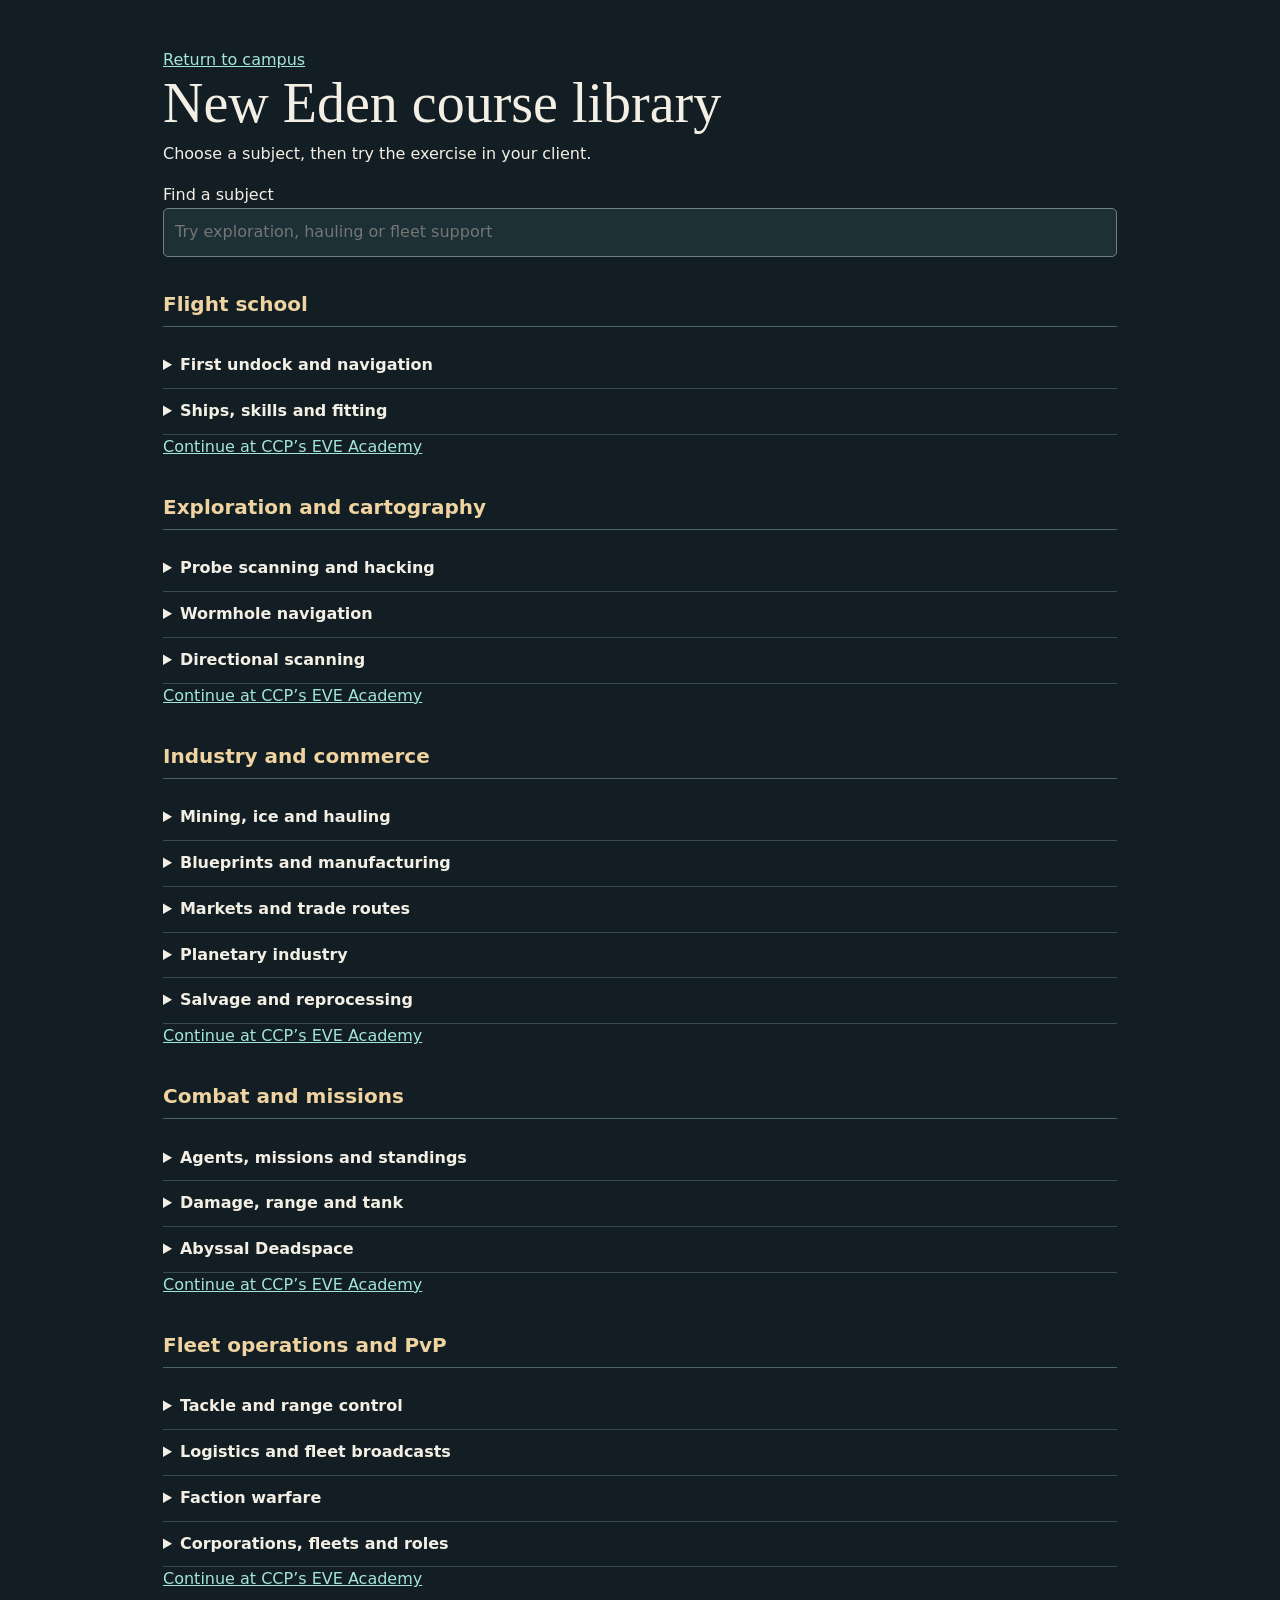
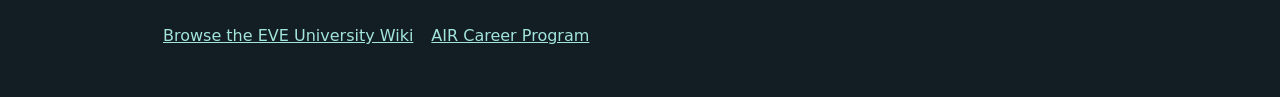
<file: campus.html>
<!doctype html>
<html lang="en"><head><meta charset="utf-8"><meta name="viewport" content="width=device-width,initial-scale=1"><title>New Eden course library</title>
<style>
*{box-sizing:border-box}body{margin:0;background:#121e24;color:#f4efe4;font:16px/1.55 system-ui}main{max-width:1050px;margin:auto;padding:clamp(16px,4vw,48px)}h1{font:normal clamp(32px,5vw,56px)/1.1 Georgia,serif;margin:0 0 8px}a{color:#a3e4dc}p{margin:.45rem 0 1rem}label{display:block}input{width:100%;padding:11px;color:inherit;border:1px solid #718080;background:#1c3035;border-radius:5px;font:inherit}section{margin:32px 0}h2{font-size:20px;color:#efd3a0;border-bottom:1px solid #496268;padding-bottom:6px}details{border-bottom:1px solid #394b52;padding:10px 0}summary{font-weight:600;cursor:pointer}details p{max-width:70ch;margin:12px 0}article{padding:0 1rem .75rem;border-left:2px solid #c4a976}.refs{display:flex;flex-wrap:wrap;gap:18px;margin-top:24px}b{color:#c6e4dd}
</style></head><body><main><a href="index.html" target="_top">Return to campus</a><h1>New Eden course library</h1><p>Choose a subject, then try the exercise in your client.</p><label>Find a subject<input type="search" id="search" placeholder="Try exploration, hauling or fleet support"></label><div id="subjects"></div><p id="empty" hidden>No matching subject. Try a ship role or career name.</p><footer class="refs"><a href="https://wiki.eveuniversity.org/Main_Page" target="_blank" rel="noopener">Browse the EVE University Wiki</a><a href="https://support.eveonline.com/hc/en-us/articles/5194673685148-AIR-Career-Program" target="_blank" rel="noopener">AIR Career Program</a></footer></main><script src="course-data.js"></script><script>
const host=document.querySelector('#subjects');
for(const [area,guide,courses] of campusSubjects){
 const section=document.createElement('section'),title=document.createElement('h2');title.textContent=area;section.append(title);
 for(const [name,lesson,task] of courses){
  const entry=document.createElement('details'),label=document.createElement('summary'),body=document.createElement('article');
  label.textContent=name;const p=document.createElement('p'),exercise=document.createElement('p'),b=document.createElement('b');
  p.textContent=lesson;b.textContent='In the client · ';exercise.append(b,task);body.append(p,exercise);entry.append(label,body);section.append(entry);
 }
 const source=document.createElement('a');source.href='https://www.eveonline.com/eve-academy/careers/'+guide;source.textContent='Continue at CCP’s EVE Academy';source.target='_blank';source.rel='noopener';section.append(source);host.append(section);
}
document.querySelector('#search').oninput=e=>{
 const query=e.target.value.trim().toLowerCase();let count=0;
 for(const section of host.children){
  let hits=0;const category=section.firstElementChild.textContent.toLowerCase();
  for(const entry of section.querySelectorAll('details')){
   entry.hidden=!(category+' '+entry.textContent.toLowerCase()).includes(query);if(!entry.hidden)hits++;
  }
  section.hidden=!hits;count+=hits;
 }
 document.querySelector('#empty').hidden=!!count;
};
const area=new URLSearchParams(location.search).get('subject');
if(area){const search=document.querySelector('#search');search.value=area;search.dispatchEvent(new Event('input'));}
</script></body></html>
</file>
<file: arrival.css>
*{box-sizing:border-box}body{margin:0;background:#141d25;color:#efe6d6;font:16px/1.4 system-ui;overflow:hidden}header,footer{position:fixed;left:0;right:0;z-index:2;display:flex;align-items:center;justify-content:space-between;gap:14px;padding:16px clamp(14px,3vw,45px);pointer-events:none;text-shadow:0 2px 6px #000}header{top:0;background:linear-gradient(#08121be6,transparent)}footer{bottom:0;align-items:end;background:linear-gradient(transparent,#08121bea)}header strong{display:block;font:24px Georgia,serif}small{font-size:11px;letter-spacing:.17em;color:#e6c78a}nav,.bar{display:flex;align-items:center;flex-wrap:wrap;gap:8px}a,button{pointer-events:auto;font:inherit;color:#f5efdf;border:1px solid #ae997099;background:#17242bf2;padding:8px 13px;border-radius:4px;cursor:pointer;text-decoration:none}a:hover,button:hover{background:#39474b}h1{font:27px Georgia,serif;margin:3px 0}footer p{font-size:13px}#viewport{position:absolute;inset:0;overflow:hidden;touch-action:none;outline:none;perspective:700px;background:#192431 url('assets/celestial-panorama.webp') center/cover}#camera,#world{position:absolute;transform-style:preserve-3d}#camera{left:50%;top:50%}.plane{position:absolute;backface-visibility:hidden;pointer-events:none}.wall{background:linear-gradient(180deg,#7a8384,#34434b 7%,#b6a278 8%,#343c42 10%,#243039 72%,#495353 73%,#293135 89%,#a39476 90%,#252c30 94%);border-inline:2px solid #2e3232}.floor{background-color:#46484a;background-image:repeating-linear-gradient(0deg,transparent 0 78px,#30363b 79px,transparent 81px),repeating-linear-gradient(90deg,transparent 0 118px,#34383d 119px,transparent 121px),url('assets/ivory-marble.webp');background-size:auto,auto,420px;background-blend-mode:multiply;backface-visibility:visible}.roof{background:radial-gradient(ellipse,#d0b78a 0 5%,#524d46 6% 9%,#25313a 10% 54%,#807462 55% 57%,#36414a 58% 88%,#bda57b 89% 90%,#39434a 91%);backface-visibility:visible}.roomwall{border-color:#3a4144}.art{background-color:#152129;background-position:center;background-size:cover;border:8px solid #887458;box-shadow:0 0 0 4px #1b2529}.sign{display:grid;place-content:center;text-align:center;white-space:nowrap;background:#192d34;color:#f4d59d;border:2px solid #b69d72;font:18px Georgia,serif}.plinth{background:linear-gradient(#aaa08c,#4c5356);border:2px solid #393e40}.seat{background:#53646a;border-radius:6px;border:3px solid #9f9277}dialog{color:#f1e7d4;background:#1a292f;border:1px solid #aa926b;border-radius:7px;width:min(440px,92vw);padding:18px}dialog::backdrop{background:#071017a9}.bar{justify-content:space-between}h2{margin:0;font:26px Georgia}#dest{display:grid;gap:6px;margin:16px 0}#dest button{text-align:left}dialog>a{display:inline-block}#pad{position:fixed;right:12px;bottom:72px;display:none;grid-template-columns:repeat(3,42px);gap:4px;z-index:3}#pad button{touch-action:none}#learn{background:#f0d39d;color:#17242b}[hidden]{display:none!important}@media(pointer:coarse){#pad{display:grid}footer p{display:none}}@media(max-width:680px){header{align-items:start;padding:8px;gap:5px}header strong{font-size:17px}nav{justify-content:flex-end;gap:3px;max-width:65%}nav>*{font-size:12px;padding:6px}footer p{display:none}}
.hull,.deck-edge{background:repeating-linear-gradient(90deg,transparent 0 89px,#19262b 90px 92px),linear-gradient(#9b9d97,#52636a 9%,#495960 65%,#344046 68%,#c0a270 70%,#45535a 73%);border:1px solid #344248}.hull,.deck-edge,.rail-cap,.rail-glass,.post,.glazing,.hatch,.reveal{backface-visibility:visible}.reveal{background:linear-gradient(#777d7b,#3c4c52 40%,#9a927c)}.glazing,.rail-glass{background:linear-gradient(125deg,#b6e8f011,#90bdd005 55%,#a0dbe323);border:3px solid #9d9c89}.rail-cap,.post{background:linear-gradient(#c6ba9e,#4d5c62)}.hatch{background:linear-gradient(155deg,transparent 23%,#647077 24% 25%,transparent 26%),linear-gradient(#58656a 0 18%,#35464a 19% 76%,#9a8867 77% 79%,#43505a 80%);border:3px solid #182a31}.deck-edge{border-top:4px solid #a99978}#viewport{background-size:auto 135%;background-repeat:repeat-x}

/* Ship finishes share a fixed scale so the material continues around each opening. */
.wall{background-image:linear-gradient(110deg,rgba(30,18,10,var(--shade,.18)),transparent 43%,#20160f24),url('assets/imperial/ivory.webp');background-size:100% 100%,334px 270px;border-inline:1px solid #584732;box-shadow:inset 0 2px 1px #fff0b382,inset 0 -3px 5px #291f17a6}
.hull,.deck-edge,.hatch,.instrument-base{background:linear-gradient(125deg,#6493a124,transparent 45%,#20190b38),url('assets/imperial/armour.webp') center/310px 208px;border:1px solid #665d4c}
.hatch{background-size:100% 100%,220px 216px;border:3px ridge #bda479;box-shadow:inset 0 0 13px #090d11}
.hatch::after{content:"";position:absolute;top:12%;left:19%;height:2%;width:62%;background:#baffed;box-shadow:0 0 5px #7ffff1,0 0 13px #4dc9cb}
.floor,.instrument-cap{background:radial-gradient(ellipse at center,transparent 0 49%,#a286535c 49.3% 49.7%,transparent 50% 70%,#d1ad718a 70.3% 70.7%,transparent 71%),url('assets/imperial/serpentine.webp') center/470px 315px;background-size:100% 100%,470px 315px;background-blend-mode:normal}
.roof{background:radial-gradient(ellipse at center,transparent 0 36%,#130f0e30 65%,#20181096),url('assets/imperial/coffer.webp') center/100% 100%}
.sign{background:linear-gradient(#253b3c,#142729);border:2px ridge #c6a76b;letter-spacing:.045em;text-shadow:0 1px 3px #081415}
.reveal,.rail-cap,.post,.axis{background:linear-gradient(100deg,#453d30,#bc9c65 27%,#f2dcad 38%,#9f7e49 51%,#514c40 92%)}
.astrolabe{border:4px ridge #e9c483;border-radius:50%;backface-visibility:visible;box-shadow:inset 0 0 1px #fff2c5}
.instrument-base,.instrument-cap,.axis,.crystal{backface-visibility:visible}
.crystal{background-image:linear-gradient(120deg,#d8fff826,transparent 60%,#044d572b)}
.glazing{border:3px ridge #d3bb8e;box-shadow:inset 0 0 5px #84b3b842}
.seat{background:repeating-linear-gradient(90deg,#263d4080 0 1px,transparent 1px 11px),linear-gradient(155deg,#5f8380,#234447 65%,#1c3236);border:3px ridge #b99c70}
.door-glass{backface-visibility:visible;background:linear-gradient(112deg,transparent 12%,#cbfffa0c 21%,transparent 31%,transparent 82%,#9edbd614);border:1px solid #adcac185}
.door-glass::after{content:"";position:absolute;left:6%;right:6%;top:58%;height:7px;border-block:1px solid #fff2bd73}
.door-stile,.track,.threshold{backface-visibility:visible;background:linear-gradient(90deg,#463929,#e1c995 36%,#a68348 57%,#66523d);border:1px solid #58442e}
.door-shoe{backface-visibility:visible;background:#4b5052 url('assets/imperial/armour.webp') center/180px;border-block:2px ridge #d6b981}
.track{box-shadow:inset 0 -2px 1px #ffefb5,0 2px 8px #f6da854d}
@font-face{font-family:Oxanium;src:url('assets/fonts/oxanium.ttf') format('truetype');font-display:swap}
body,button,a,.sign,header strong,h1,h2{font-family:Oxanium,system-ui,sans-serif}.sign{font-size:16px;border-radius:12px;letter-spacing:.055em}.art{border-radius:22px}
.flute,.corner-casting,.port-return{background:linear-gradient(90deg,#665435,#ae966d 31%,#e7d7b7 54%,#aa936b);backface-visibility:visible}.corner-casting{background:#b2a183 url('assets/imperial/ivory.webp') center/334px 270px}.gasket{background:transparent;border:4px ridge #aa936d;backface-visibility:visible}.glazing{border-radius:48px;border:0}
.sky-layer{position:absolute;inset:0;overflow:hidden;pointer-events:none}.sky-orientation{position:absolute;left:50%;top:50%;transform-style:preserve-3d}.sky-side{position:absolute;left:-501px;top:-501px;width:1002px;height:1002px;background-size:cover;backface-visibility:hidden}
.chair-shadow{background:radial-gradient(ellipse,#080d10b0 12%,#1114175c 40%,transparent 71%);backface-visibility:visible}
#lounge-furniture{position:absolute;inset:0;width:100%;height:100%;pointer-events:none}
.dais{background:radial-gradient(ellipse,transparent 55%,#856d4b2b 92%,#504c39 97%,#bc9d64 98%,#413729 100%),url('assets/imperial/serpentine.webp') center/440px;border:3px ridge #967c50;backface-visibility:visible}
.cushion,.leather{background:linear-gradient(140deg,#50797a,#1b383d);border:1px solid #355456;backface-visibility:visible}.leather{background:linear-gradient(#986749,#533729)}
.holo-emitter{background:#746953 linear-gradient(0deg,#353b3b 15%,#907b55 80%,#b7ffee 94%);backface-visibility:visible}
.holo-field{background:repeating-linear-gradient(0deg,transparent 0 8px,#79f4df28 9px 10px),linear-gradient(90deg,#86f9e33b,transparent 18% 82%,#86f9e33b);border-block:1px solid #a9f6e7a6;border-radius:24px;backface-visibility:visible}
.holo-marker{color:#befff3;text-align:center;font:14px Oxanium,sans-serif;text-shadow:0 0 4px #127c78}
#simulation{position:fixed;z-index:4;right:clamp(10px,3vw,48px);bottom:80px;width:min(360px,90vw);padding:16px;background:#11292df2;border:1px solid #8ba99d;border-radius:10px}#simulation button{margin:3px;font-size:14px}
.plane.touch-panel{pointer-events:auto}.screen-ui{position:absolute;inset:0;display:flex;flex-direction:column;justify-content:center;align-items:center;text-align:center;gap:3px;color:#defbf3;padding:6px;background:linear-gradient(transparent,#09262969);border-radius:inherit;font:9px/1.22 Oxanium,system-ui;pointer-events:auto;touch-action:manipulation}.screen-ui:has(p){background:#0d242beF}.screen-ui p{margin:0}.screen-ui strong{color:#ffdda9;font-size:11px}.screen-ui button{font:8px Oxanium,system-ui;padding:3px 4px;margin:1px;border:1px solid #75b6a8;background:#153c41;color:#eefff7}.screen-ui button:hover,.screen-ui button:focus-visible{background:#38625b}.holo-field .screen-ui{border-radius:16px}
</file>
<file: archive/style.css>
:root{color-scheme:dark;--bg:#080d14;--panel:#101923;--edge:#24323f;--text:#e8edf3;--muted:#9caeba;--gold:#d8b77b;--blue:#85c9d3}*{box-sizing:border-box}body{margin:0;background:var(--bg);color:var(--text);font:15px/1.65 'Segoe UI',Arial,sans-serif}a{color:inherit;text-decoration:none}button,input,select,textarea{font:inherit}button,a.card{cursor:pointer}button,input,select,textarea{color:var(--text);background:#111d28;border:1px solid var(--edge);border-radius:8px;padding:10px 14px}button:hover{border-color:var(--gold);color:var(--gold)}input:focus,select:focus,textarea:focus,button:focus-visible,a:focus-visible{outline:2px solid var(--blue);outline-offset:3px}aside{position:fixed;inset:0 auto 0 0;width:256px;border-right:1px solid var(--edge);padding:34px 22px;background:#0c131c;display:flex;flex-direction:column;overflow:auto}.brand{display:flex;gap:12px;align-items:center;font-size:24px;letter-spacing:4px;font-weight:600;line-height:1.1}.brand small{display:block;font-size:9px;letter-spacing:3px;color:var(--muted);margin-top:10px}.sigil{color:var(--gold);font-size:43px}.owner{font-size:9px;letter-spacing:1.6px;margin:36px 0 22px;color:var(--muted)}.owner span{display:block;color:var(--gold);margin-top:4px}nav .group{font-size:9px;letter-spacing:2px;color:#6e8495;margin:24px 12px 9px}nav a{display:flex;gap:12px;align-items:center;padding:9px 12px;border-radius:6px;color:#aab9c6;margin:3px 0;font-size:13px}nav a.active{background:#1a2530;color:var(--gold);box-shadow:inset 2px 0 var(--gold)}nav a:hover{background:#17222d}nav a b{font-size:16px;width:19px;font-weight:400}.sidebar-bottom{margin-top:auto;padding-top:35px;color:var(--blue);font-size:11px}.sidebar-bottom small{display:block;color:#728899;margin-top:9px;font-size:10px}.sidebar-bottom i{display:inline-block;width:6px;height:6px;background:#8ac8aa;border-radius:50%;margin-right:7px}.workspace{margin-left:256px}header{height:85px;border-bottom:1px solid var(--edge);display:flex;align-items:center;justify-content:space-between;padding:0 42px;gap:20px}#crumb{font-size:10px;letter-spacing:2px;color:var(--muted)}.search{display:flex;gap:12px;align-items:center;border:1px solid var(--edge);border-radius:7px;padding:0 12px;width:330px}.search input{border:0;background:none;padding:10px 0;width:100%;font-size:12px}.search kbd{border:1px solid var(--edge);padding:0 6px;color:var(--muted)}main{max-width:1520px;margin:auto;padding:36px 42px 80px;min-height:calc(100vh - 145px)}h1{font-size:44px;line-height:1.15;font-weight:450;letter-spacing:-1.7px;margin:12px 0 20px}h2{font-size:22px;font-weight:500;margin:0 0 12px;letter-spacing:-.4px}h3{font-size:17px;font-weight:550;margin:6px 0 12px}p{color:var(--muted);max-width:850px}.eyebrow{font-size:10px;letter-spacing:2.5px;color:var(--gold);text-transform:uppercase}.hero{min-height:310px;position:relative;overflow:hidden;padding:42px;border:1px solid #32404a;border-radius:16px;background:radial-gradient(ellipse at 85% 40%,#244352 0,transparent 55%),linear-gradient(120deg,#111d29,#0c131d)}.hero:after{content:'';width:330px;height:330px;border-radius:50%;border:1px solid #7499a34a;position:absolute;right:-30px;top:-30px;box-shadow:0 0 0 40px #7797a30a,0 0 0 41px #7797a320,0 0 0 90px #7797a305,0 0 0 91px #7797a313;pointer-events:none}.hero>*{position:relative;z-index:1}.hero p{max-width:540px}.button,.primary{display:inline-block;background:var(--gold);border:1px solid var(--gold);color:#15202b!important;padding:10px 18px;border-radius:6px;font-weight:600;font-size:12px}.ghost{display:inline-block;padding:10px 18px;font-size:12px;color:var(--muted)}.stats{display:grid;grid-template-columns:repeat(4,1fr);margin:23px 0 36px;border:1px solid var(--edge);border-radius:10px;background:#0d151e}.stat{padding:20px 24px;border-right:1px solid var(--edge)}.stat:last-child{border:0}.stat strong{display:block;font-size:27px;font-weight:450;color:var(--gold)}.stat small{font-size:10px;letter-spacing:1px;color:var(--muted)}.sectionhead{display:flex;align-items:center;justify-content:space-between;margin:28px 0 17px}.sectionhead span{font-size:11px;color:var(--muted)}.grid{display:grid;grid-template-columns:repeat(3,minmax(0,1fr));gap:17px}.card,.panel{background:linear-gradient(145deg,#131e29,#0f1721);border:1px solid var(--edge);border-radius:10px;padding:24px}.card{transition:transform .2s,border-color .2s;display:block}.card:hover{transform:translateY(-3px);border-color:#657e8a}.card p{font-size:13px;margin:8px 0 18px}.icon{font-size:27px;color:var(--gold);margin:3px 0 20px}.meta,.badge{font-size:10px;letter-spacing:1px;color:var(--blue)}.badge{display:inline-block;border:1px solid #29404b;background:#152a33;padding:3px 8px;border-radius:4px}.warn{color:#dfbd80;border-color:#58492e;background:#2a2419}.notice{border-left:2px solid var(--gold);background:#191c20;color:#c4b89e;padding:15px 20px;border-radius:0 7px 7px 0;margin:22px 0;font-size:13px}.toolbar{display:flex;gap:12px;flex-wrap:wrap;margin:20px 0}.toolbar input{flex:1;min-width:180px}.split{display:grid;grid-template-columns:1.1fr 1fr;gap:20px}.fit-text{white-space:pre-wrap;word-break:break-word;font:12px/1.8 Consolas,monospace;color:#d4dfe7;background:#080f17;border:1px solid var(--edge);border-radius:8px;padding:22px;max-height:620px;overflow:auto}.notes{white-space:pre-wrap;font-size:14px}.fit-image{max-width:100%;height:auto;margin-top:15px;border-radius:8px}.tabs{display:flex;gap:10px;flex-wrap:wrap;margin:22px 0}.tabs button.selected{background:#354037;border-color:var(--gold);color:var(--gold)}.tablewrap{overflow:auto;border:1px solid var(--edge);border-radius:8px;margin:15px 0}table{width:100%;border-collapse:collapse;font-size:12px}th{background:#17232e;text-align:left;color:#9dafbf;font-weight:500;font-size:10px;letter-spacing:.6px;white-space:nowrap}th,td{padding:11px 14px;border-bottom:1px solid #21303b}tbody tr:hover{background:#14212c}td{vertical-align:top}details{border:1px solid var(--edge);border-radius:8px;margin:12px 0;background:#101923}summary{cursor:pointer;padding:17px 20px;font-weight:550;list-style-position:inside}details .inside{padding:0 20px 20px}details summary small{color:var(--muted);font-weight:400;margin-left:15px}.empty{padding:50px;text-align:center;color:var(--muted)}.metric{font-size:32px;color:var(--gold);margin:16px 0}.formgrid{display:grid;grid-template-columns:1fr 1fr;gap:18px}.formgrid label{display:block;font-size:12px;color:var(--muted)}.formgrid input,.formgrid select{display:block;width:100%;margin-top:6px}.source{color:var(--blue);font-size:12px;text-decoration:underline}.row{display:flex;gap:10px;align-items:center;flex-wrap:wrap}.small{font-size:12px;color:var(--muted)}footer{padding:22px 42px;border-top:1px solid var(--edge);font-size:9px;letter-spacing:1.6px;color:#6d8294;display:flex;justify-content:space-between}#toast{position:fixed;bottom:25px;right:30px;padding:12px 22px;background:#cdb27b;color:#15202b;border-radius:8px;opacity:0;pointer-events:none;transition:opacity .2s}.raw{white-space:pre-wrap;font:12px/1.6 Consolas,monospace;overflow:auto;max-height:550px}textarea{width:100%;min-height:200px}.two{grid-template-columns:1fr 1fr}.gold{color:var(--gold)}@media(max-width:1100px){aside{width:220px}.workspace{margin-left:220px}main{padding:28px}header{padding:0 28px}.grid{grid-template-columns:repeat(2,1fr)}.hero{padding:30px}.split{grid-template-columns:1fr}}@media(max-width:760px){aside{position:static;width:auto;padding:20px}.brand{font-size:20px}.owner,.sidebar-bottom{display:none}nav{display:flex;gap:5px;overflow:auto;margin-top:15px}nav .group{display:none}nav a{white-space:nowrap}nav a b{display:none}.workspace{margin:0}header{padding:15px 20px;height:auto;display:block}#crumb{display:none}.search{width:100%}main{padding:20px}h1{font-size:34px}.hero{padding:25px}.stats{grid-template-columns:1fr 1fr}.stat{border-bottom:1px solid var(--edge)}.grid,.two,.formgrid{grid-template-columns:1fr}footer{display:block;padding:20px}footer span{display:block;margin-top:6px}}@media(prefers-reduced-motion:reduce){*{transition:none!important}}@media print{aside,header,footer,.toolbar,.tabs,button{display:none}.workspace{margin:0}body{background:white;color:black}main{padding:0}.panel,details{break-inside:avoid}p{color:#333}}
#space{position:fixed;inset:0;z-index:-2;pointer-events:none;width:100%;height:100%}.nebula{position:fixed;inset:-20%;z-index:-3;pointer-events:none;background:radial-gradient(ellipse at 73% 28%,#22465e90,transparent 32%),radial-gradient(ellipse at 38% 80%,#3d305c65,transparent 36%),radial-gradient(ellipse at 85% 78%,#0f575044,transparent 28%),#060b12;animation:nebula-drift 65s ease-in-out infinite alternate}@keyframes nebula-drift{to{transform:translate(-2%,3%) scale(1.09);filter:hue-rotate(12deg)}}body{background:transparent}.workspace{background:#080d1466;min-height:100vh}aside{background:#0a121ceF}header{background:#080d14b0;backdrop-filter:blur(12px)}.hero{background:radial-gradient(ellipse at 82% 48%,#385d7060,transparent 60%),linear-gradient(120deg,#111d29dd,#0c131d66)}.hero:after{background:radial-gradient(circle at 28% 25%,#567c8f80,#182b37aa 50%,#04080ee8 75%);box-shadow:inset -22px -18px 50px #01050b,0 0 65px #64aab92b,0 0 0 41px #7797a310;animation:planet-glow 20s ease-in-out infinite alternate}@keyframes planet-glow{to{transform:translateY(8px);box-shadow:inset -22px -18px 50px #01050b,0 0 90px #64aab93b,0 0 0 41px #7797a310}}#pilotBadge{display:flex;gap:9px;align-items:center;border:1px solid #354551;border-radius:24px;padding:4px 12px 4px 5px;white-space:nowrap;font-size:11px}#pilotBadge img{width:29px;height:29px;border-radius:50%;object-fit:cover}#pilotBadge .avatar{width:29px;height:29px;display:grid;place-items:center;background:#253747;border-radius:50%;color:var(--gold)}.portrait{width:160px;height:160px;border-radius:18px;object-fit:cover;border:1px solid var(--gold)}.profile-empty{width:160px;height:160px;display:grid;place-items:center;background:linear-gradient(145deg,#263948,#101822);font-size:60px;color:var(--gold);border:1px solid var(--edge);border-radius:18px}.formstack{display:grid;gap:16px}.formstack label{font-size:12px;color:var(--muted)}.formstack input{display:block;width:100%;margin-top:6px}.motion-paused .nebula,.motion-paused .hero:after{animation-play-state:paused}#motion{margin-top:14px;font-size:10px;padding:6px 10px}@media(max-width:900px){#crumb{display:none}}@media(max-width:760px){header{display:flex}#pilotBadge{max-width:140px}#pilotBadge .pilot-name{overflow:hidden;text-overflow:ellipsis}.search{flex:1;min-width:120px}.hero:after{opacity:.5}}@media(prefers-reduced-motion:reduce){.nebula,.hero:after{animation:none}}

/* Rebuilt cockpit entrance using the recovered original artwork. */
:root{--gold:#9ddfe9;--blue:#a0eaff}.brand{font-size:19px;letter-spacing:2px}.brand small{letter-spacing:1.5px}.sigil{font-size:29px}.hero.cockpit-hero{min-height:620px;height: min(74vw,760px);padding:26px 30px;background:#07121c url('./assets/cockpit.webp') center/cover no-repeat;border-color:#436375;box-shadow:0 22px 90px #0009;display:flex;flex-direction:column;isolation:isolate}.cockpit-hero:before{content:'';position:absolute;inset:0;background:linear-gradient(90deg,#020b149c,transparent 73%),linear-gradient(0deg,#02080fb0,transparent 40%);z-index:0;pointer-events:none}.hero.cockpit-hero:after{inset:0;width:auto;height:auto;border:0;border-radius:0;background:radial-gradient(ellipse at 78% 28%,#79dfff22,transparent 45%);box-shadow:none;animation:bridge-light 12s ease-in-out infinite alternate}.bridge-topline{display:flex;justify-content:space-between;font-size:9px;letter-spacing:2px;color:#b4d9e2}.bridge-copy{margin-top:80px}.bridge-copy h1{font-size:clamp(38px,5vw,76px);font-weight:300;letter-spacing:.13em;margin:14px 0;text-shadow:0 3px 24px #000}.bridge-copy p{color:#c4d9e2;font-size:16px;text-shadow:0 2px 6px #000}.bridge-console{margin-top:auto;display:grid;grid-template-columns:1fr 1.3fr 1fr;gap:18px;align-items:stretch;padding-bottom:14px}.console-link{display:flex;flex-direction:column;justify-content:center;gap:9px;padding:22px 15px;background:#061522d9;border:1px solid #6ba6b777;backdrop-filter:blur(7px);border-radius:9px;transition:background .2s,transform .2s;min-height:120px}.console-link:hover{background:#123547eb;transform:translateY(-4px)}.console-link small{font-size:9px;letter-spacing:2px;color:#79bbc9}.console-link strong{font-size:16px;font-weight:500}.console-link span{font-size:10px;color:#a4bbc6}.bridge-view main{max-width:1800px}.bridge-view .stats{background:#07121bd9}.bridge-view .workspace{background:#050d1633}@keyframes bridge-light{to{opacity:.4}}.motion-paused .cockpit-hero:after{animation-play-state:paused}@media(min-width:1600px){.hero.cockpit-hero{min-height:740px}.bridge-copy{margin-top:115px}}@media(max-width:1000px){.hero.cockpit-hero{padding:22px;min-height:590px}.bridge-console{gap:8px}.console-link{padding:16px 10px}.console-link span{display:none}.bridge-copy{margin-top:65px}.bridge-topline{letter-spacing:1px}}@media(max-width:600px){.hero.cockpit-hero{height:auto;min-height:650px;background-position:62% center;padding:18px}.bridge-topline span:last-child{display:none}.bridge-copy h1{font-size:36px;letter-spacing:.08em}.bridge-console{grid-template-columns:1fr;gap:8px}.console-link{min-height:70px;gap:5px}.bridge-copy{margin:54px 0 35px}.bridge-copy p{font-size:14px}}@media(prefers-reduced-motion:reduce){.hero.cockpit-hero:after{animation:none}}

.hero .bridge-stars{position:absolute;inset:5% 5% 38%;overflow:hidden;z-index:0;pointer-events:none}.bridge-stars i{position:absolute;width:2px;height:2px;border-radius:50%;background:#d6f6ff;box-shadow:0 0 5px #aeecff;animation:star-flight linear infinite;opacity:0}@keyframes star-flight{0%{transform:translate(0,0);opacity:0}20%,80%{opacity:.8}100%{transform:translate(-70px,35px);opacity:0}}.motion-paused .bridge-stars i{animation-play-state:paused}@media(prefers-reduced-motion:reduce){.bridge-stars i{animation:none;opacity:.5}}
</file>
